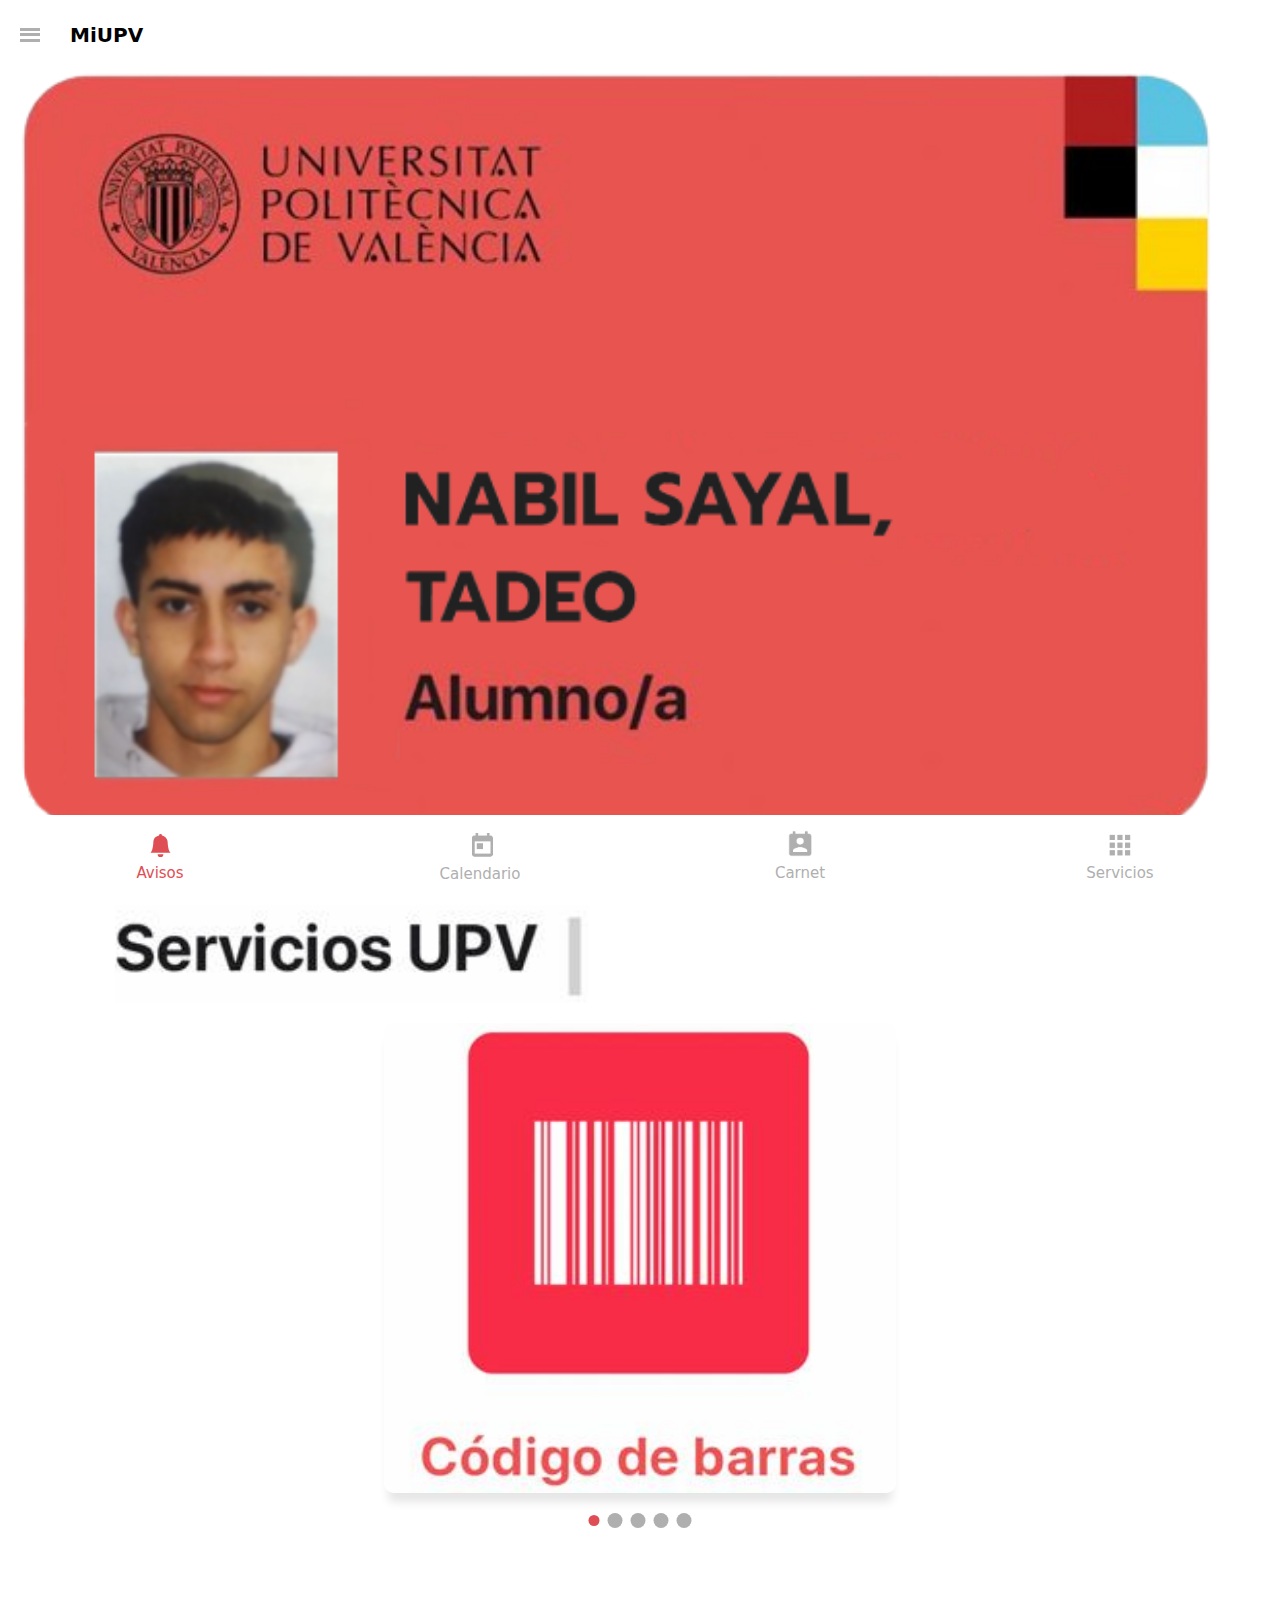
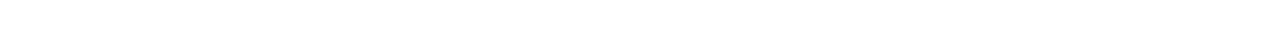
<file: index.html>
<!DOCTYPE html>
<html lang="en">
<head>
    <link rel="preconnect" href="https://fonts.googleapis.com">
    <link rel="preconnect" href="https://fonts.gstatic.com" crossorigin>
    <link href="https://fonts.googleapis.com/css2?family=Prompt:ital,wght@0,100;0,200;0,300;0,400;0,500;0,600;0,700;0,800;0,900&display=swap" rel="stylesheet">

    <link rel="stylesheet" href="css/styles.css">
    <link rel="stylesheet" href="css/offcanvas.css">
    <link href="https://cdn.jsdelivr.net/npm/bootstrap@5.3.3/dist/css/bootstrap.min.css" rel="stylesheet" integrity="sha384-QWTKZyjpPEjISv5WaRU9OFeRpok6YctnYmDr5pNlyT2bRjXh0JMhjY6hW+ALEwIH" crossorigin="anonymous">
    <script src="https://cdn.jsdelivr.net/npm/bootstrap@5.3.3/dist/js/bootstrap.bundle.min.js" integrity="sha384-YvpcrYf0tY3lHB60NNkmXc5s9fDVZLESaAA55NDzOxhy9GkcIdslK1eN7N6jIeHz" crossorigin="anonymous"></script>
    <meta charset="UTF-8">
    <meta name="viewport" content="width=device-width, initial-scale=1.0">
    <title>Document</title>
</head>
<body>
    <header class="header">
        <div class="menu-icon" onclick="toggleMenu()">
            <div></div>
            <div></div>
            <div></div>
        </div>
        <div class="title">MiUPV</div>
    </header>
    <div class="overlay" id="overlay" onclick="closeMenu()"></div>
    <nav class="off-canvas-menu" id="offCanvasMenu">
        <h1 class="h1off">Nabil Sayal, Tadeo</h1>
        <p class="carrera">E.T.S.I AGRONÓMICA Y DEL MEDIO NATURAL</p>
        <div class="lineaoff"></div>
        <ul>
            <li class="offli">
                <img class="imgoff" src="img/servicios/home.png" alt="">
                <a class="aoff">
                    Inicio
                </a>
            </li>
            <li class="offli">
                <img class="imgoff2" src="img/offcanvas/becas.png" alt="">
                <a class="aoff">
                    Becas
                </a>
            </li>
            <li class="offli">
                <img class="imgoff2" src="img/offcanvas/calificaciones.png" alt="">
                <a class="aoff">
                    Calificaciones
                </a>
            </li>
            <li class="offli">
                <img class="imgoff2" src="img/offcanvas/delegacion.png" alt="">
                <a class="aoff">
                    Delegación Alumnos
                </a>
            </li>
            <li class="offli">
                <img class="imgoff2" src="img/offcanvas/centro.png" alt="">
                <a class="aoff">
                    Mi centro
                </a>
            </li>
            <li class="offli">
                <img class="imgoff2" src="img/offcanvas/poliformat.png" alt="">
                <a class="aoff">
                    PoliformaT
                </a>
            </li>
            <li class="offli">
                <img class="imgoff2" src="img/offcanvas/empleo.png" alt="">
                <a class="aoff">
                    Servicio Integrado de Empleo
                </a>
            </li>
            <li id="exepciona">
                <img class="imgoff2" src="img/offcanvas/tutoria.png" alt="">
                <a class="aoff">
                    Tutorías
                </a>
            </li>
            <div class="lineaoff2"></div>
            <li id="exepcionb">
                <img class="imgoff2" src="img/offcanvas/biblioteca.png" alt="">
                <a class="aoff">
                    Biblioteca
                </a>
            </li>
            <li class="offli">
                <img class="imgoff2" src="img/offcanvas/deportes.png" alt="">
                <a class="aoff">
                    Deportes
                </a>
            </li>
            <li class="offli">
                <img class="imgoff2" src="img/offcanvas/directorio.png" alt="">
                <a class="aoff">
                    Directorio
                </a>
            </li>
            <li class="offli">
                <img class="imgoff3" src="img/servicios/search.png" alt="">
                <a class="aoff">
                    Espacios UPV
                </a>
                <li class="offli">
                    <img class="imgoff2" src="img/offcanvas/gregal.png" alt="">
                    <a class="aoff">
                        Gregal
                    </a>
                </li>
                <li class="offli">
                    <img class="imgoff2" src="img/offcanvas/policita.png" alt="">
                    <a class="aoff">
                        poli[Cita]
                    </a>
                </li>
                <li class="offli">
                    <img class="imgoff2" src="img/offcanvas/policonsulta.png" alt="">
                    <a class="aoff">
                        poli[Consulta]
                    </a>
                </li>
                <li id="exepciona">
                    <img class="imgoff2" src="img/offcanvas/polisqf.png" alt="">
                    <a class="aoff">
                        poli[SQF]
                    </a>
                </li>
                <div class="lineaoff2"></div>
            </li>
            <li id="exepcionb">
                <img class="imgoff2" src="img/offcanvas/ayuda.png" alt="">
                <a class="aoff">
                    Ayúdanos a mejorar
                </a>
        </ul>
        <ul class="offooter-container">
            <li class="offooter">
                <div class="icon-label">
                    <img class="imgfooter" src="img/offcanvas/ajustes.png" alt="">
                    <p>Ajustes</p>
                </div>
            </li>
            <li class="version">
                <p>6.2.1</p>
            </li>
            <li class="offooter">
                <div class="icon-label">
                    <img class="imgfooter" src="img/offcanvas/sesion.png" alt="">
                    <p>Salir</p>
                </div>
            </li>
        </ul>
    </nav>

    <script>
        function toggleMenu() {
            const menu = document.getElementById('offCanvasMenu');
            const overlay = document.getElementById('overlay');
            menu.classList.toggle('open');
            overlay.classList.toggle('show');
        }

        function closeMenu() {
            const menu = document.getElementById('offCanvasMenu');
            const overlay = document.getElementById('overlay');
            menu.classList.remove('open');
            overlay.classList.remove('show');
        }

        document.addEventListener('click', function(event) {
            const menu = document.getElementById('offCanvasMenu');
            const overlay = document.getElementById('overlay');
            const menuIcon = document.querySelector('.menu-icon');
            
            if (!menu.contains(event.target) && !menuIcon.contains(event.target)) {
                closeMenu();
            }
        });
    </script>

    <img src="img/tade.png" alt="" class="carnet">

    <div class="linea"></div>

    <div>
        <img src="img/slides/servicios.png" alt="" class="imgservicios">
    </div

        <div class="slider-container">
            <div id="slide-0" class="slide transicion">
                <img src="img/slides/barras.png" alt="">
            </div>
            <div id="slide-1" class="slide transicion">
                <img src="img/slides/puertas.png" alt="">
            </div>
            <div id="slide-2" class="slide transicion">
                <img src="img/slides/parking.png" alt="">
            </div>
            <div id="slide-3" class="slide transicion">
                <img src="img/slides/beca.png" alt="">
            </div>
            <div id="slide-4" class="slide transicion">
                <img src="img/slides/qr2.png" alt="">
            </div>
            <div id="dots-wrapper" class="center_x">
                <div class="dot-nav"></div>
                <div class="dot-nav"></div>
                <div class="dot-nav"></div>
                <div class="dot-nav"></div>
                <div class="dot-nav"></div>
            </div>
            <div class="square"></div>
        </div>
    
    <script src="script.js"></script>
  
    <footer class="footer">
        <a href="pages/avisos.html" class="selected" id="avisos">
            <!-- Icono de campana -->
            <svg xmlns="http://www.w3.org/2000/svg" width="16" height="16" fill="currentColor" class="bi bi-bell-fill" viewBox="0 0 16 16">
                <path d="M8 16a2 2 0 0 0 2-2H6a2 2 0 0 0 2 2m.995-14.901a1 1 0 1 0-1.99 0A5 5 0 0 0 3 6c0 1.098-.5 6-2 7h14c-1.5-1-2-5.902-2-7 0-2.42-1.72-4.44-4.005-4.901"/>
            </svg>
            Avisos
        </a>
        <a href="pages/calendario.html" id="calendario">
            <!-- Imagen de calendario -->
            <img src="img/calendario.png" alt="Calendario" class="imgcal">
            Calendario
        </a>
        <a href="#" id="carnet">
            <!-- Imagen de carnet -->
            <img src="img/carnet.png" alt="Carnet">
            Carnet
        </a>
        <a href="pages/servicios.html" id="servicios">
            <!-- Imagen de servicios -->
            <img src="img/servicios.png" alt="Servicios">
            Servicios
        </a>
    </footer>

    <script>
        // Selecciona todos los enlaces del footer
        const footerLinks = document.querySelectorAll('.footer a');

        // Añade un evento click a cada enlace
        footerLinks.forEach(link => {
            link.addEventListener('click', function() {
                // Elimina la clase 'selected' de todos los enlaces
                footerLinks.forEach(link => link.classList.remove('selected'));

                // Añade la clase 'selected' al enlace clicado
                this.classList.add('selected');
            });
        });

        // Manejar el desplazamiento para cambiar de imagen en el carrusel
        let startX;
        const threshold = 100; // Umbral para determinar el cambio de imagen

        document.querySelector('.carousel').addEventListener('touchstart', function(event) {
            startX = event.touches[0].clientX;
        });

        document.querySelector('.carousel').addEventListener('touchmove', function(event) {
            if (!startX) return;

            let moveX = event.touches[0].clientX;
            let diffX = startX - moveX;

            if (Math.abs(diffX) > threshold) {
                if (diffX > 0) {
                    $(this).carousel('next');
                } else {
                    $(this).carousel('prev');
                }
                startX = null; // Reset startX
            }
        });
    </script>
</body>
</html>
</file>
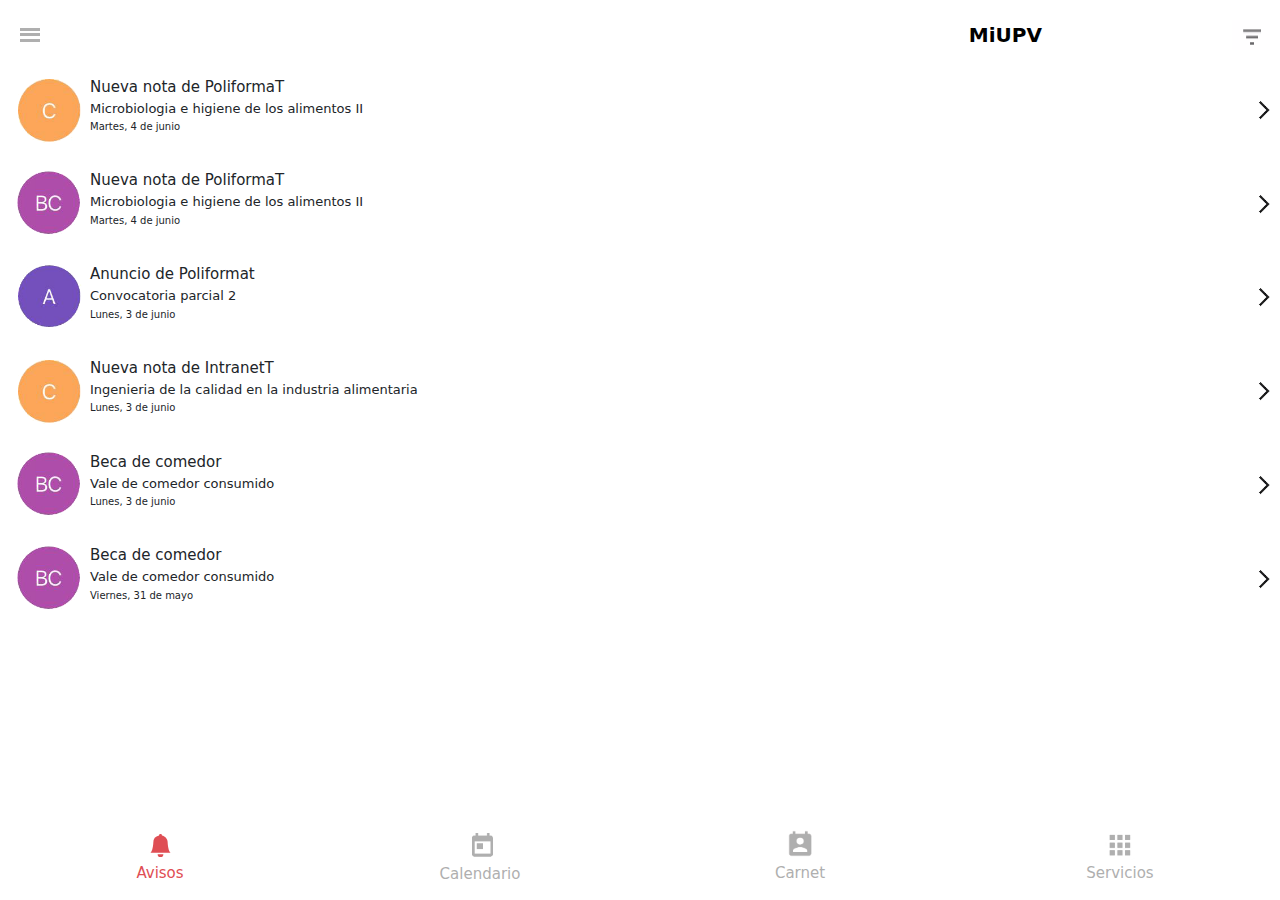
<file: pages/avisos.html>
<!DOCTYPE html>
<html lang="en">
<head>
    <link rel="preconnect" href="https://fonts.googleapis.com">
    <link rel="preconnect" href="https://fonts.gstatic.com" crossorigin>
    <link href="https://fonts.googleapis.com/css2?family=Prompt:ital,wght@0,100;0,200;0,300;0,400;0,500;0,600;0,700;0,800;0,900&display=swap" rel="stylesheet">

    <link rel="stylesheet" href="../css/avisos.css">
    <link rel="stylesheet" href="../css/offcanvas.css">
    <link href="https://cdn.jsdelivr.net/npm/bootstrap@5.3.3/dist/css/bootstrap.min.css" rel="stylesheet" integrity="sha384-QWTKZyjpPEjISv5WaRU9OFeRpok6YctnYmDr5pNlyT2bRjXh0JMhjY6hW+ALEwIH" crossorigin="anonymous">
    <script src="https://cdn.jsdelivr.net/npm/bootstrap@5.3.3/dist/js/bootstrap.bundle.min.js" integrity="sha384-YvpcrYf0tY3lHB60NNkmXc5s9fDVZLESaAA55NDzOxhy9GkcIdslK1eN7N6jIeHz" crossorigin="anonymous"></script>
    <meta charset="UTF-8">
    <meta name="viewport" content="width=device-width, initial-scale=1.0">
    <title>Document</title>
</head>
<body>
    <header class="header">
        <div id="exepcion" class="menu-icon" onclick="toggleMenu()">
            <div></div>
            <div></div>
            <div></div>
        </div>
        <div class="headavisos">
        <div class="title">MiUPV</div>
        <img class="filtro" src="../img/filtro.png" alt="">
        </div>
    </header>
    <div class="overlay" id="overlay" onclick="closeMenu()"></div>
    <nav class="off-canvas-menu" id="offCanvasMenu">
        <h1 class="h1off">Lautaro Lambrecht</h1>
        <p class="carrera">E.T.S.I AGRONÓMICA Y DEL MEDIO NATURAL</p>
        <div class="lineaoff"></div>
        <ul>
            <li class="offli">
                <img class="imgoff" src="../img/servicios/home.png" alt="">
                <a class="aoff">
                    Inicio
                </a>
            </li>
            <li class="offli">
                <img class="imgoff2" src="../img/offcanvas/becas.png" alt="">
                <a class="aoff">
                    Becas
                </a>
            </li>
            <li class="offli">
                <img class="imgoff2" src="../img/offcanvas/calificaciones.png" alt="">
                <a class="aoff">
                    Calificaciones
                </a>
            </li>
            <li class="offli">
                <img class="imgoff2" src="../img/offcanvas/delegacion.png" alt="">
                <a class="aoff">
                    Delegación Alumnos
                </a>
            </li>
            <li class="offli">
                <img class="imgoff2" src="../img/offcanvas/centro.png" alt="">
                <a class="aoff">
                    Mi centro
                </a>
            </li>
            <li class="offli">
                <img class="imgoff2" src="../img/offcanvas/poliformat.png" alt="">
                <a class="aoff">
                    PoliformaT
                </a>
            </li>
            <li class="offli">
                <img class="imgoff2" src="../img/offcanvas/empleo.png" alt="">
                <a class="aoff">
                    Servicio Integrado de Empleo
                </a>
            </li>
            <li id="exepciona">
                <img class="imgoff2" src="../img/offcanvas/tutoria.png" alt="">
                <a class="aoff">
                    Tutorías
                </a>
            </li>
            <div class="lineaoff2"></div>
            <li id="exepcionb">
                <img class="imgoff2" src="../img/offcanvas/biblioteca.png" alt="">
                <a class="aoff">
                    Biblioteca
                </a>
            </li>
            <li class="offli">
                <img class="imgoff2" src="../img/offcanvas/deportes.png" alt="">
                <a class="aoff">
                    Deportes
                </a>
            </li>
            <li class="offli">
                <img class="imgoff2" src="../img/offcanvas/directorio.png" alt="">
                <a class="aoff">
                    Directorio
                </a>
            </li>
            <li class="offli">
                <img class="imgoff3" src="../img/servicios/search.png" alt="">
                <a class="aoff">
                    Espacios UPV
                </a>
                <li class="offli">
                    <img class="imgoff2" src="../img/offcanvas/gregal.png" alt="">
                    <a class="aoff">
                        Gregal
                    </a>
                </li>
                <li class="offli">
                    <img class="imgoff2" src="../img/offcanvas/policita.png" alt="">
                    <a class="aoff">
                        poli[Cita]
                    </a>
                </li>
                <li class="offli">
                    <img class="imgoff2" src="../img/offcanvas/policonsulta.png" alt="">
                    <a class="aoff">
                        poli[Consulta]
                    </a>
                </li>
                <li id="exepciona">
                    <img class="imgoff2" src="../img/offcanvas/polisqf.png" alt="">
                    <a class="aoff">
                        poli[SQF]
                    </a>
                </li>
                <div class="lineaoff2"></div>
            </li>
            <li id="exepcionb">
                <img class="imgoff2" src="../img/offcanvas/ayuda.png" alt="">
                <a class="aoff">
                    Ayúdanos a mejorar
                </a>
        </ul>
        <ul class="offooter-container">
            <li class="offooter">
                <div class="icon-label">
                    <img class="imgfooter" src="../img/offcanvas/ajustes.png" alt="">
                    <p>Ajustes</p>
                </div>
            </li>
            <li class="version">
                <p>6.2.1</p>
            </li>
            <li class="offooter">
                <div class="icon-label">
                    <img class="imgfooter" src="../img/offcanvas/sesion.png" alt="">
                    <p>Salir</p>
                </div>
            </li>
        </ul>
    </nav>

    <script>
        function toggleMenu() {
            const menu = document.getElementById('offCanvasMenu');
            const overlay = document.getElementById('overlay');
            menu.classList.toggle('open');
            overlay.classList.toggle('show');
        }

        function closeMenu() {
            const menu = document.getElementById('offCanvasMenu');
            const overlay = document.getElementById('overlay');
            menu.classList.remove('open');
            overlay.classList.remove('show');
        }

        document.addEventListener('click', function(event) {
            const menu = document.getElementById('offCanvasMenu');
            const overlay = document.getElementById('overlay');
            const menuIcon = document.querySelector('.menu-icon');
            
            if (!menu.contains(event.target) && !menuIcon.contains(event.target)) {
                closeMenu();
            }
        });
    </script>

<div class="nota">
    <div class="imagen">
        <img src="../img/avisos/C.png" alt="">
    </div>
    <div class="contenido">
        <h1 class="titulo">Nueva nota de PoliformaT</h1>
        <h2 class="subtitulo">Microbiologia e higiene de los alimentos II</h2>
        <h3 class="subtitulo2">Martes, 4 de junio</h3>
    </div>
    <div class="divflecha">
        <img class="flecha" src="../img/avisos/flecha.png" alt="">
    </div>
</div>

<div class="nota">
    <div class="imagen">
        <img src="../img/avisos/BC.png" alt="">
    </div>
    <div class="contenido">
        <h1 class="titulo">Nueva nota de PoliformaT</h1>
        <h2 class="subtitulo">Microbiologia e higiene de los alimentos II</h2>
        <h3 class="subtitulo2">Martes, 4 de junio</h3>
    </div>
    <div class="divflecha">
        <img class="flecha" src="../img/avisos/flecha.png" alt="">
    </div>
</div>

<div class="nota">
    <div class="imagen">
        <img src="../img/avisos/A.png" alt="">
    </div>
    <div class="contenido">
        <h1 class="titulo">Anuncio de Poliformat</h1>
        <h2 class="subtitulo">Convocatoria parcial 2</h2>
        <h3 class="subtitulo2">Lunes, 3 de junio</h3>
    </div>
    <div class="divflecha">
        <img class="flecha" src="../img/avisos/flecha.png" alt="">
    </div>
</div>

<div class="nota">
    <div class="imagen">
        <img src="../img/avisos/C.png" alt="">
    </div>
    <div class="contenido">
        <h1 class="titulo">Nueva nota de IntranetT</h1>
        <h2 class="subtitulo">Ingenieria de la calidad en la industria alimentaria</h2>
        <h3 class="subtitulo2">Lunes, 3 de junio</h3>
    </div>
    <div class="divflecha">
        <img class="flecha" src="../img/avisos/flecha.png" alt="">
    </div>
</div>

<div class="nota">
    <div class="imagen">
        <img src="../img/avisos/BC.png" alt="">
    </div>
    <div class="contenido">
        <h1 class="titulo">Beca de comedor</h1>
        <h2 class="subtitulo">Vale de comedor consumido</h2>
        <h3 class="subtitulo2">Lunes, 3 de junio</h3>
    </div>
    <div class="divflecha">
        <img class="flecha" src="../img/avisos/flecha.png" alt="">
    </div>
</div>

<div class="nota">
    <div class="imagen">
        <img src="../img/avisos/BC.png" alt="">
    </div>
    <div class="contenido">
        <h1 class="titulo">Beca de comedor</h1>
        <h2 class="subtitulo">Vale de comedor consumido</h2>
        <h3 class="subtitulo2">Viernes, 31 de mayo</h3>
    </div>
    <div class="divflecha">
        <img class="flecha" src="../img/avisos/flecha.png" alt="">
    </div>
</div>

<footer class="footer">
    <a href="#" class="selected" id="avisos">
        <!-- Icono de campana -->
        <svg xmlns="http://www.w3.org/2000/svg" width="16" height="16" fill="currentColor" class="bi bi-bell-fill" viewBox="0 0 16 16">
            <path d="M8 16a2 2 0 0 0 2-2H6a2 2 0 0 0 2 2m.995-14.901a1 1 0 1 0-1.99 0A5 5 0 0 0 3 6c0 1.098-.5 6-2 7h14c-1.5-1-2-5.902-2-7 0-2.42-1.72-4.44-4.005-4.901"/>
        </svg>
        Avisos
    </a>
    <a href="calendario.html" id="calendario">
        <!-- Imagen de calendario -->
        <img src="../img/calendario.png" alt="Calendario" class="imgcal">
        Calendario
    </a>
    <a href="../index.html" id="carnet">
        <!-- Imagen de carnet -->
        <img src="../img/carnet.png" alt="Carnet">
        Carnet
    </a>
    <a href="servicios.html" id="servicios">
        <!-- Imagen de servicios -->
        <img src="../img/servicios.png" alt="Servicios">
        Servicios
    </a>
</footer>

<script>
    // Selecciona todos los enlaces del footer
    const footerLinks = document.querySelectorAll('.footer a');

    // Añade un evento click a cada enlace
    footerLinks.forEach(link => {
        link.addEventListener('click', function() {
            // Elimina la clase 'selected' de todos los enlaces
            footerLinks.forEach(link => link.classList.remove('selected'));

            // Añade la clase 'selected' al enlace clicado
            this.classList.add('selected');
        });
    });

    // Manejar el desplazamiento para cambiar de imagen en el carrusel
    let startX;
    const threshold = 100; // Umbral para determinar el cambio de imagen

    document.querySelector('.carousel').addEventListener('touchstart', function(event) {
        startX = event.touches[0].clientX;
    });

    document.querySelector('.carousel').addEventListener('touchmove', function(event) {
        if (!startX) return;

        let moveX = event.touches[0].clientX;
        let diffX = startX - moveX;

        if (Math.abs(diffX) > threshold) {
            if (diffX > 0) {
                $(this).carousel('next');
            } else {
                $(this).carousel('prev');
            }
            startX = null; // Reset startX
        }
    });
</script>
    
</body>
</html>
</file>
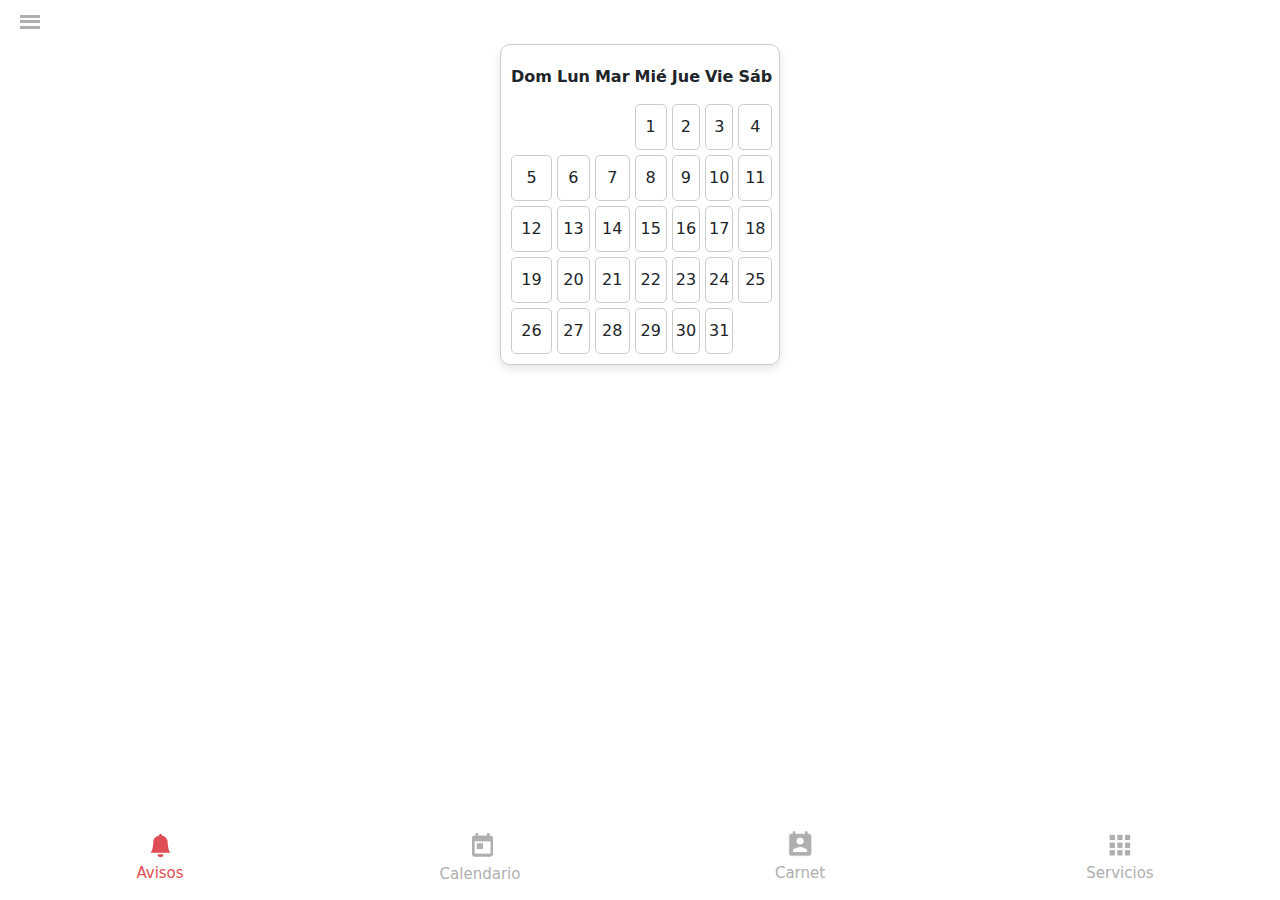
<file: pages/calendario.html>
<!DOCTYPE html>
<html lang="en">
<head>
    <link rel="preconnect" href="https://fonts.googleapis.com">
    <link rel="preconnect" href="https://fonts.gstatic.com" crossorigin>
    <link href="https://fonts.googleapis.com/css2?family=Prompt:ital,wght@0,100;0,200;0,300;0,400;0,500;0,600;0,700;0,800;0,900&display=swap" rel="stylesheet">

    <link rel="stylesheet" href="../css/calendario.css">
    <link rel="stylesheet" href="../css/offcanvas.css">
    <link href="https://cdn.jsdelivr.net/npm/bootstrap@5.3.3/dist/css/bootstrap.min.css" rel="stylesheet" integrity="sha384-QWTKZyjpPEjISv5WaRU9OFeRpok6YctnYmDr5pNlyT2bRjXh0JMhjY6hW+ALEwIH" crossorigin="anonymous">
    <script src="https://cdn.jsdelivr.net/npm/bootstrap@5.3.3/dist/js/bootstrap.bundle.min.js" integrity="sha384-YvpcrYf0tY3lHB60NNkmXc5s9fDVZLESaAA55NDzOxhy9GkcIdslK1eN7N6jIeHz" crossorigin="anonymous"></script>
    <meta charset="UTF-8">
    <meta name="viewport" content="width=device-width, initial-scale=1.0">
    <title>Document</title>
</head>
<body>
    <header class="header">
        <div class="menu-icon" onclick="toggleMenu()">
            <div></div>
            <div></div>
            <div></div>
        </div>
        <div class="title">MiUPV</div>
    </header>
    <div class="overlay" id="overlay" onclick="closeMenu()"></div>
    <nav class="off-canvas-menu" id="offCanvasMenu">
        <h1 class="h1off">Lautaro Lambrecht</h1>
        <p class="carrera">E.T.S.I AGRONÓMICA Y DEL MEDIO NATURAL</p>
        <div class="lineaoff"></div>
        <ul>
            <li class="offli">
                <img class="imgoff" src="../img/servicios/home.png" alt="">
                <a class="aoff">
                    Inicio
                </a>
            </li>
            <li class="offli">
                <img class="imgoff2" src="../img/offcanvas/becas.png" alt="">
                <a class="aoff">
                    Becas
                </a>
            </li>
            <li class="offli">
                <img class="imgoff2" src="../img/offcanvas/calificaciones.png" alt="">
                <a class="aoff">
                    Calificaciones
                </a>
            </li>
            <li class="offli">
                <img class="imgoff2" src="../img/offcanvas/delegacion.png" alt="">
                <a class="aoff">
                    Delegación Alumnos
                </a>
            </li>
            <li class="offli">
                <img class="imgoff2" src="../img/offcanvas/centro.png" alt="">
                <a class="aoff">
                    Mi centro
                </a>
            </li>
            <li class="offli">
                <img class="imgoff2" src="../img/offcanvas/poliformat.png" alt="">
                <a class="aoff">
                    PoliformaT
                </a>
            </li>
            <li class="offli">
                <img class="imgoff2" src="../img/offcanvas/empleo.png" alt="">
                <a class="aoff">
                    Servicio Integrado de Empleo
                </a>
            </li>
            <li id="exepciona">
                <img class="imgoff2" src="../img/offcanvas/tutoria.png" alt="">
                <a class="aoff">
                    Tutorías
                </a>
            </li>
            <div class="lineaoff2"></div>
            <li id="exepcionb">
                <img class="imgoff2" src="../img/offcanvas/biblioteca.png" alt="">
                <a class="aoff">
                    Biblioteca
                </a>
            </li>
            <li class="offli">
                <img class="imgoff2" src="../img/offcanvas/deportes.png" alt="">
                <a class="aoff">
                    Deportes
                </a>
            </li>
            <li class="offli">
                <img class="imgoff2" src="../img/offcanvas/directorio.png" alt="">
                <a class="aoff">
                    Directorio
                </a>
            </li>
            <li class="offli">
                <img class="imgoff3" src="../img/servicios/search.png" alt="">
                <a class="aoff">
                    Espacios UPV
                </a>
                <li class="offli">
                    <img class="imgoff2" src="../img/offcanvas/gregal.png" alt="">
                    <a class="aoff">
                        Gregal
                    </a>
                </li>
                <li class="offli">
                    <img class="imgoff2" src="../img/offcanvas/policita.png" alt="">
                    <a class="aoff">
                        poli[Cita]
                    </a>
                </li>
                <li class="offli">
                    <img class="imgoff2" src="../img/offcanvas/policonsulta.png" alt="">
                    <a class="aoff">
                        poli[Consulta]
                    </a>
                </li>
                <li id="exepciona">
                    <img class="imgoff2" src="../img/offcanvas/polisqf.png" alt="">
                    <a class="aoff">
                        poli[SQF]
                    </a>
                </li>
                <div class="lineaoff2"></div>
            </li>
            <li id="exepcionb">
                <img class="imgoff2" src="../img/offcanvas/ayuda.png" alt="">
                <a class="aoff">
                    Ayúdanos a mejorar
                </a>
        </ul>
        <ul class="offooter-container">
            <li class="offooter">
                <div class="icon-label">
                    <img class="imgfooter" src="../img/offcanvas/ajustes.png" alt="">
                    <p>Ajustes</p>
                </div>
            </li>
            <li class="version">
                <p>6.2.1</p>
            </li>
            <li class="offooter">
                <div class="icon-label">
                    <img class="imgfooter" src="../img/offcanvas/sesion.png" alt="">
                    <p>Salir</p>
                </div>
            </li>
        </ul>
    </nav>

    <script>
        function toggleMenu() {
            const menu = document.getElementById('offCanvasMenu');
            const overlay = document.getElementById('overlay');
            menu.classList.toggle('open');
            overlay.classList.toggle('show');
        }

        function closeMenu() {
            const menu = document.getElementById('offCanvasMenu');
            const overlay = document.getElementById('overlay');
            menu.classList.remove('open');
            overlay.classList.remove('show');
        }

        document.addEventListener('click', function(event) {
            const menu = document.getElementById('offCanvasMenu');
            const overlay = document.getElementById('overlay');
            const menuIcon = document.querySelector('.menu-icon');
            
            if (!menu.contains(event.target) && !menuIcon.contains(event.target)) {
                closeMenu();
            }
        });
    </script>
  <div id="calendar-container">
    <div id="calendar"></div>
  </div>

  <footer class="footer">
    <a href="avisos.html" class="selected" id="avisos">
    <!-- Icono de campana -->
    <svg xmlns="http://www.w3.org/2000/svg" width="16" height="16" fill="currentColor" class="bi bi-bell-fill" viewBox="0 0 16 16">
        <path d="M8 16a2 2 0 0 0 2-2H6a2 2 0 0 0 2 2m.995-14.901a1 1 0 1 0-1.99 0A5 5 0 0 0 3 6c0 1.098-.5 6-2 7h14c-1.5-1-2-5.902-2-7 0-2.42-1.72-4.44-4.005-4.901"/>
    </svg>
    Avisos
</a>
    <a href="#" id="calendario">
        <!-- Imagen de calendario -->
        <img src="../img/calendario.png" alt="Calendario" class="imgcal">
        Calendario
    </a>
    <a href="../index.html" id="carnet">
        <!-- Imagen de carnet -->
        <img src="../img/carnet.png" alt="Carnet">
        Carnet
    </a>
    <a href="servicios.html" id="servicios">
        <!-- Imagen de servicios -->
        <img src="../img/servicios.png" alt="Servicios">
        Servicios
    </a>
  </footer>

  <script>
    document.addEventListener("DOMContentLoaded", function() {
  const calendarElement = document.getElementById('calendar');
  const currentDate = new Date();
  const currentYear = currentDate.getFullYear();
  const currentMonth = currentDate.getMonth();
  
  // Get the first day of the month
  const firstDay = new Date(currentYear, currentMonth, 1).getDay();
  
  // Get the number of days in the month
  const daysInMonth = new Date(currentYear, currentMonth + 1, 0).getDate();

  const daysOfWeek = ['Dom', 'Lun', 'Mar', 'Mié', 'Jue', 'Vie', 'Sáb'];
  
  // Append day names
  daysOfWeek.forEach(day => {
    const dayNameElement = document.createElement('div');
    dayNameElement.textContent = day;
    dayNameElement.classList.add('day-name');
    calendarElement.appendChild(dayNameElement);
  });
  
  // Append blank spaces for days of the previous month
  for (let i = 0; i < firstDay; i++) {
    const blankDay = document.createElement('div');
    calendarElement.appendChild(blankDay);
  }

  // Append days of the current month
  for (let day = 1; day <= daysInMonth; day++) {
    const dayElement = document.createElement('div');
    dayElement.textContent = day;
    dayElement.classList.add('day');
    calendarElement.appendChild(dayElement);
  }
});

  </script>

  <script>
    // Selecciona todos los enlaces del footer
    const footerLinks = document.querySelectorAll('.footer a');

    // Añade un evento click a cada enlace
    footerLinks.forEach(link => {
        link.addEventListener('click', function() {
            // Elimina la clase 'selected' de todos los enlaces
            footerLinks.forEach(link => link.classList.remove('selected'));

            // Añade la clase 'selected' al enlace clicado
            this.classList.add('selected');
        });
    });
  </script>
</body>
</html>
</file>
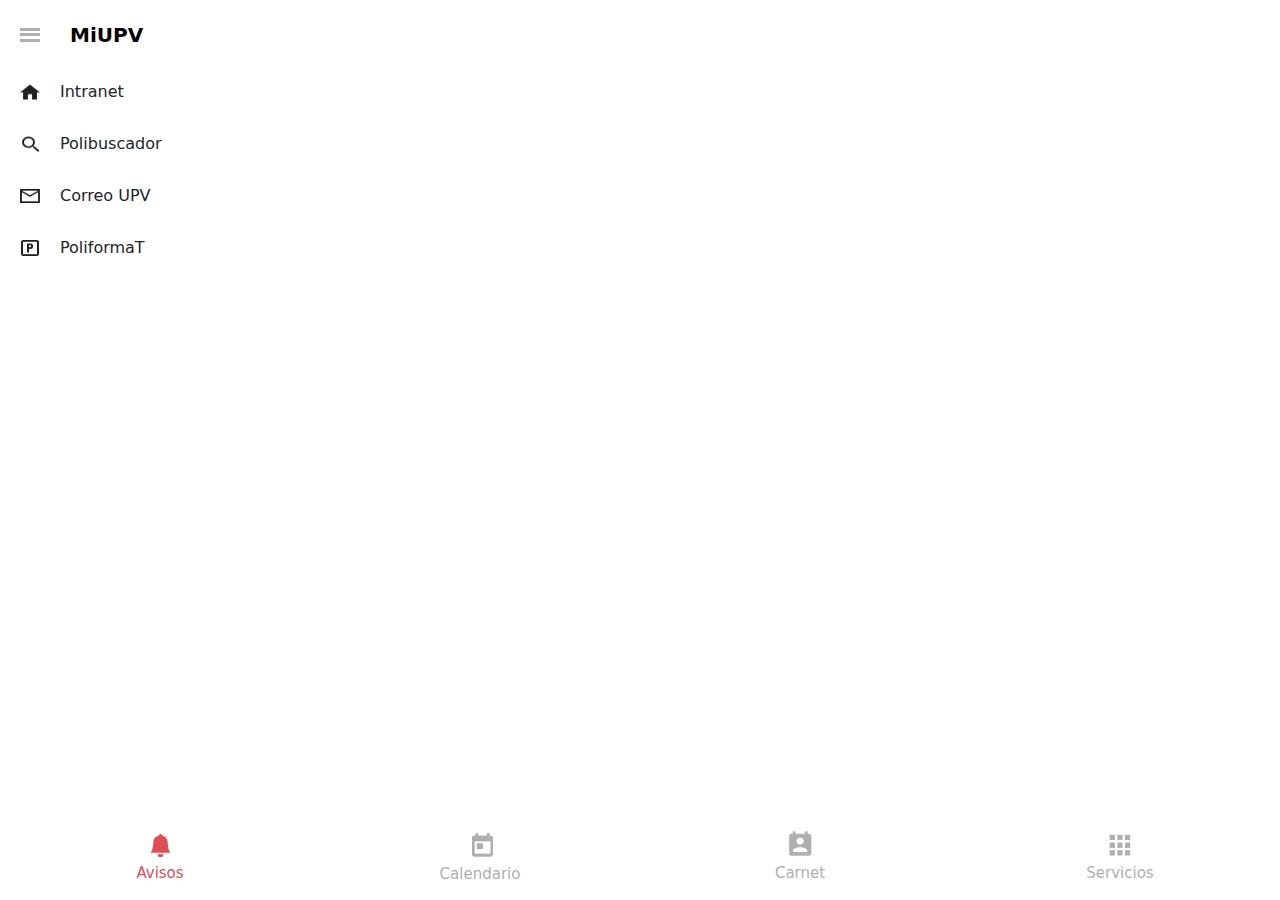
<file: pages/servicios.html>
<!DOCTYPE html>
<html lang="en">
<head>
    <link rel="preconnect" href="https://fonts.googleapis.com">
    <link rel="preconnect" href="https://fonts.gstatic.com" crossorigin>
    <link href="https://fonts.googleapis.com/css2?family=Prompt:ital,wght@0,100;0,200;0,300;0,400;0,500;0,600;0,700;0,800;0,900&display=swap" rel="stylesheet">

    <link rel="stylesheet" href="../css/servicios.css">
    <link rel="stylesheet" href="../css/offcanvas.css">
    <link href="https://cdn.jsdelivr.net/npm/bootstrap@5.3.3/dist/css/bootstrap.min.css" rel="stylesheet" integrity="sha384-QWTKZyjpPEjISv5WaRU9OFeRpok6YctnYmDr5pNlyT2bRjXh0JMhjY6hW+ALEwIH" crossorigin="anonymous">
    <script src="https://cdn.jsdelivr.net/npm/bootstrap@5.3.3/dist/js/bootstrap.bundle.min.js" integrity="sha384-YvpcrYf0tY3lHB60NNkmXc5s9fDVZLESaAA55NDzOxhy9GkcIdslK1eN7N6jIeHz" crossorigin="anonymous"></script>
    <meta charset="UTF-8">
    <meta name="viewport" content="width=device-width, initial-scale=1.0">
    <title>Document</title>
</head>
<body>
    <header class="header">
        <div class="menu-icon" onclick="toggleMenu()">
            <div></div>
            <div></div>
            <div></div>
        </div>
        <div class="title">MiUPV</div>
    </header>
    <div class="overlay" id="overlay" onclick="closeMenu()"></div>
    <nav class="off-canvas-menu" id="offCanvasMenu">
        <h1 class="h1off">Lautaro Lambrecht</h1>
        <p class="carrera">E.T.S.I AGRONÓMICA Y DEL MEDIO NATURAL</p>
        <div class="lineaoff"></div>
        <ul>
            <li class="offli">
                <img class="imgoff" src="../img/servicios/home.png" alt="">
                <a class="aoff">
                    Inicio
                </a>
            </li>
            <li class="offli">
                <img class="imgoff2" src="../img/offcanvas/becas.png" alt="">
                <a class="aoff">
                    Becas
                </a>
            </li>
            <li class="offli">
                <img class="imgoff2" src="../img/offcanvas/calificaciones.png" alt="">
                <a class="aoff">
                    Calificaciones
                </a>
            </li>
            <li class="offli">
                <img class="imgoff2" src="../img/offcanvas/delegacion.png" alt="">
                <a class="aoff">
                    Delegación Alumnos
                </a>
            </li>
            <li class="offli">
                <img class="imgoff2" src="../img/offcanvas/centro.png" alt="">
                <a class="aoff">
                    Mi centro
                </a>
            </li>
            <li class="offli">
                <img class="imgoff2" src="../img/offcanvas/poliformat.png" alt="">
                <a class="aoff">
                    PoliformaT
                </a>
            </li>
            <li class="offli">
                <img class="imgoff2" src="../img/offcanvas/empleo.png" alt="">
                <a class="aoff">
                    Servicio Integrado de Empleo
                </a>
            </li>
            <li id="exepciona">
                <img class="imgoff2" src="../img/offcanvas/tutoria.png" alt="">
                <a class="aoff">
                    Tutorías
                </a>
            </li>
            <div class="lineaoff2"></div>
            <li id="exepcionb">
                <img class="imgoff2" src="../img/offcanvas/biblioteca.png" alt="">
                <a class="aoff">
                    Biblioteca
                </a>
            </li>
            <li class="offli">
                <img class="imgoff2" src="../img/offcanvas/deportes.png" alt="">
                <a class="aoff">
                    Deportes
                </a>
            </li>
            <li class="offli">
                <img class="imgoff2" src="../img/offcanvas/directorio.png" alt="">
                <a class="aoff">
                    Directorio
                </a>
            </li>
            <li class="offli">
                <img class="imgoff3" src="../img/servicios/search.png" alt="">
                <a class="aoff">
                    Espacios UPV
                </a>
                <li class="offli">
                    <img class="imgoff2" src="../img/offcanvas/gregal.png" alt="">
                    <a class="aoff">
                        Gregal
                    </a>
                </li>
                <li class="offli">
                    <img class="imgoff2" src="../img/offcanvas/policita.png" alt="">
                    <a class="aoff">
                        poli[Cita]
                    </a>
                </li>
                <li class="offli">
                    <img class="imgoff2" src="../img/offcanvas/policonsulta.png" alt="">
                    <a class="aoff">
                        poli[Consulta]
                    </a>
                </li>
                <li id="exepciona">
                    <img class="imgoff2" src="../img/offcanvas/polisqf.png" alt="">
                    <a class="aoff">
                        poli[SQF]
                    </a>
                </li>
                <div class="lineaoff2"></div>
            </li>
            <li id="exepcionb">
                <img class="imgoff2" src="../img/offcanvas/ayuda.png" alt="">
                <a class="aoff">
                    Ayúdanos a mejorar
                </a>
        </ul>
        <ul class="offooter-container">
            <li class="offooter">
                <div class="icon-label">
                    <img class="imgfooter" src="../img/offcanvas/ajustes.png" alt="">
                    <p>Ajustes</p>
                </div>
            </li>
            <li class="version">
                <p>6.2.1</p>
            </li>
            <li class="offooter">
                <div class="icon-label">
                    <img class="imgfooter" src="../img/offcanvas/sesion.png" alt="">
                    <p>Salir</p>
                </div>
            </li>
        </ul>
    </nav>

    <script>
        function toggleMenu() {
            const menu = document.getElementById('offCanvasMenu');
            const overlay = document.getElementById('overlay');
            menu.classList.toggle('open');
            overlay.classList.toggle('show');
        }

        function closeMenu() {
            const menu = document.getElementById('offCanvasMenu');
            const overlay = document.getElementById('overlay');
            menu.classList.remove('open');
            overlay.classList.remove('show');
        }

        document.addEventListener('click', function(event) {
            const menu = document.getElementById('offCanvasMenu');
            const overlay = document.getElementById('overlay');
            const menuIcon = document.querySelector('.menu-icon');
            
            if (!menu.contains(event.target) && !menuIcon.contains(event.target)) {
                closeMenu();
            }
        });
    </script>

<div class="services-container">
    <div class="intranet">
        <img src="../img/servicios/home.png" alt="">
        <p>Intranet</p>
    </div>
    <div class="buscador">
        <img src="../img/servicios/search.png" alt="">
        <p>Polibuscador</p>
    </div>
    <div class="correo">
        <img src="../img/servicios/mail.png" alt="">
        <p>Correo UPV</p>
    </div>
    <div class="poliforma">
        <img src="../img/servicios/P.png" alt="">
        <p>PoliformaT</p>
    </div>
</div>

<footer class="footer">
    <a href="../pages/avisos.html" class="selected" id="avisos">
        <!-- Icono de campana -->
        <svg xmlns="http://www.w3.org/2000/svg" width="16" height="16" fill="currentColor" class="bi bi-bell-fill" viewBox="0 0 16 16">
            <path d="M8 16a2 2 0 0 0 2-2H6a2 2 0 0 0 2 2m.995-14.901a1 1 0 1 0-1.99 0A5 5 0 0 0 3 6c0 1.098-.5 6-2 7h14c-1.5-1-2-5.902-2-7 0-2.42-1.72-4.44-4.005-4.901"/>
        </svg>
        Avisos
    </a>
    <a href="calendario.html" id="calendario">
        <!-- Imagen de calendario -->
        <img src="../img/calendario.png" alt="Calendario" class="imgcal">
        Calendario
    </a>
    <a href="../index.html" id="carnet">
        <!-- Imagen de carnet -->
        <img src="../img/carnet.png" alt="Carnet">
        Carnet
    </a>
    <a href="#" id="servicios">
        <!-- Imagen de servicios -->
        <img src="../img/servicios.png" alt="Servicios">
        Servicios
    </a>
</footer>

<script>
    // Selecciona todos los enlaces del footer
    const footerLinks = document.querySelectorAll('.footer a');

    // Añade un evento click a cada enlace
    footerLinks.forEach(link => {
        link.addEventListener('click', function() {
            // Elimina la clase 'selected' de todos los enlaces
            footerLinks.forEach(link => link.classList.remove('selected'));

            // Añade la clase 'selected' al enlace clicado
            this.classList.add('selected');
        });
    });

    // Manejar el desplazamiento para cambiar de imagen en el carrusel
    let startX;
    const threshold = 100; // Umbral para determinar el cambio de imagen

    document.querySelector('.carousel').addEventListener('touchstart', function(event) {
        startX = event.touches[0].clientX;
    });

    document.querySelector('.carousel').addEventListener('touchmove', function(event) {
        if (!startX) return;

        let moveX = event.touches[0].clientX;
        let diffX = startX - moveX;

        if (Math.abs(diffX) > threshold) {
            if (diffX > 0) {
                $(this).carousel('next');
            } else {
                $(this).carousel('prev');
            }
            startX = null; // Reset startX
        }
    });
</script>
    
</body>
</html>
</file>
<file: css/styles.css>
body {
    font-family:system-ui, -apple-system, BlinkMacSystemFont, 'Segoe UI', Roboto, Oxygen, Ubuntu, Cantarell, 'Open Sans', 'Helvetica Neue', sans-serif;
    margin: 0;
    padding: 0;
}
.header {
    display: flex;
    align-items: center;
    padding: 10px;
    background-color: #fff;
    color: #fff;
    margin-top: 10px;
}
.title {
    color: black;
    font-weight: 650;
    font-size: 20px;
}

.carnet{
    display: flex;
    width:95%;
    margin: 10px;
    
}

.linea{
    border: none; /* Elimina el borde predeterminado */
    height: 3px; /* Altura de la línea */
    width: 34%; /* Ancho de la línea */
    background-color: #cfcfcf; /* Color de la línea */
    margin: 20px auto; /* Centra la línea horizontalmente y agrega margen vertical */
    margin-top: 35px;
}

.footer {
    display: grid; /* Usar grid layout */
    grid-template-columns: repeat(4, 1fr); /* Crear 4 columnas iguales */
    justify-content: center; /* Centrar el contenido horizontalmente */
    background-color: white;
    padding: 10px 0;
    position: fixed; /* Coloca el footer en una posición fija */
    bottom: 0; /* Lo coloca en la parte inferior de la ventana */
    width: 100%; /* Ocupa todo el ancho disponible */
}

.footer a {
    color: #afafaf;
    text-decoration: none;
    display: flex; /* Hacer que el enlace sea un contenedor flexible */
    flex-direction: column; /* Apilar el contenido verticalmente */
    align-items: center; /* Centrar los elementos horizontalmente */
    font-weight: 400;
    font-size: 15px;
    padding: 5px;
    transition: color 0.3s ease;
}

.footer a.selected,
.footer a:hover 
.footer img.selected{
    color: #df4e54;
}

a#calendario:hover img,
a#calendario:focus img,
a#calendario:active img {
  background-color: #df4e54;
}

a#carnet:hover img,
a#carnet:focus img,
a#carnet:active img {
  background-color: #df4e54;
}

a#servicios:hover img,
a#servicios:focus img,
a#servicios:active img {
  background-color: #df4e54;
}

.footer {
    flex-wrap: wrap; /* Permite que los elementos se envuelvan en líneas nuevas si es necesario */
    justify-content: center; /* Centra los elementos horizontalmente */
}

#calendario img{
    width: 40px;
    background-color: #afafaf;
}

#carnet img{
    margin-bottom: 5.7px;
    width: 34px;
    background-color: #afafaf;
}

#servicios img{
    margin-bottom: 1.5px;
    width: 30px;
    background-color: #afafaf;
}

#avisos svg{
    margin-top: 4.5px;
    margin-bottom: 5px;
    width: 23px; /* Ancho del icono de avisos */
    height: 23px; /* Alto del icono de avisos */
}  

.imgservicios{
    width: 37%;
    display: block;
    margin: 120 auto;
    margin-left: 115px;
}
  
.center_y{
    position: relative;
    top:50%;
    transform: translateX(-50%);
  }
  
  .center_x{
    position: relative;
    left:50%;
    transform: translateX(-50%);
  }

  .slider-container {
    height: 100vh;
    width: 200px;
    position: relative;
    overflow: hidden;
    display: block;
    margin: 0 auto;
    }
  
  .slide {
    height: 100%;
    width: 100%;
    display: grid;
    justify-items: center; /* Centrar horizontalmente */
    align-items: center; /* Centrar verticalmente */
  }

  
  .slide img {       
    width: 40%; /* Cambiamos el tamaño de la imagen */
    object-fit: contain; /* Centramos la imagen */
    box-shadow: 0 13px 10px -4px rgba(0, 0, 0, 0.1);
    border-radius: 10px;
    display: block;
    margin-top: 20px;
    margin-left: auto;
    margin-right: auto;
  }
  
  #dots-wrapper {
    display: grid;
    grid-auto-flow: column;
    gap: 8px;
    position: absolute;
    left: 50%;
    transform: translateX(-50%); /* Centramos los dots horizontalmente */
    border-radius: 5px;
    margin-top: 20px;
  }
  
  .dot-nav {
    width: 15px;
    height: 15px;
    border-radius: 50%;
    cursor: pointer;
    background-color: #afafaf;
  }
  
  .dot-nav:hover {
    background-color: #df4e54;
  }
  
  .active-dot {
    background-color: #df4e54;
    width: 11px;
    height: 11px;
    justify-self: center;
    align-self: center;
  }

.transicion{
animation-name: fade;
animation-duration: .5s;
}

@keyframes fade{
from {opacity: .4}
to { opacity: 1}
}

.square {
  width: 200px; /* Ancho del cuadrado */
  height: 150px; /* Altura del cuadrado */
</file>
<file: css/offcanvas.css>
.menu-icon {
    display: flex;
    flex-direction: column;
    justify-content: space-around;
    width: 20px;
    height: 17px; /*separecion entre lineas */
    cursor: pointer;
    margin-left: 10px;
    margin-right: 30px;
}
.menu-icon div {
    width: 100%;
    height: 3px; /* grosor de lineas */
    background-color: #afafaf;
}

.h1off{
    font-size: 25px;
    font-weight: 650;
    color: black;
    margin-top: 35px;
    margin-left: 15px;
}

.carrera{
    margin-left: 15px;
    text-align: left;
    font-weight: 400;
    color: black;
}

.lineaoff{
border: none; /* Elimina el borde predeterminado */
height: 1.3px; /* Altura de la línea */
width: 100%; /* Ancho de la línea */
background-color: #cfcfcf; /* Color de la línea */
}

.imgoff{
    width: 20px;
    height: auto;
    margin-left: 2.5px;
    margin-right: 14px;
}

.aoff{
    width: 230px;
    display: flex;
    margin: auto 0;
    font-weight: 500;
}

.offli{
    display: flex;
    align-items: center;
    margin-left: 10px;
}

.imgoff2{
    margin-right: 10px;
    width: 30px;
    height: auto;
}

.lineaoff2{
    border: none; /* Elimina el borde predeterminado */
    height: 1.3px; /* Altura de la línea */
    width: 100%; /* Ancho de la línea */
    background-color: #cfcfcf; /* Color de la línea */
}

.offooter{
    display: flex;
    flex-direction: column;
    align-items: center;
    font-size: 14px;
    margin-top: 45px;
}
.imgfooter{
    width: 30px; /* Ajusta el tamaño según sea necesario */
    height: auto;
    margin-bottom: 5px; /* Espacio entre la imagen y el texto */
}

.version {
    margin: 0;
    font-size: 14px;
    margin-top: 10px;
}

.icon-label {
    display: flex;
    flex-direction: column;
    align-items: center;
    text-align: center;
}

ul.offooter-container {
    height: 60px;
    display: flex;
    justify-content: space-around;
    align-items: center;
    list-style-type: none;
    padding: 0;
    margin-bottom: 0px;
    margin-top: 28px;
}

.icon-label p,
.version p{
    font-weight: 500;
}

.version p{
    margin-top: 20px;
    margin-bottom: 0;
}

#exepciona {
    display: flex;
    align-items: center;
    margin-left: 0px;
    margin-bottom: 8px;
    margin-left: 10px;

}

#exepcionb {
    display: flex;
    align-items: center;
    margin-left: 0px;
    margin-top: 8px;
    margin-left: 10px;
    margin-bottom: 0px;
}

.imgoff3{
    width: 20px;
    height: auto;
    margin-left: 6px;
    margin-right: 14px;
}

.off-canvas-menu {
    z-index: 9999;
    position: fixed;
    top: 0;
    left: -250px;
    width: 250px;
    height: 100%;
    background-color: white;
    color: #afafaf;
    overflow-y: auto;
    transition: left 0.3s ease;
    border-radius: 0 15px 15px 0;
}
.off-canvas-menu ul {
    background-color: white;
    list-style: none;
    padding: 0;
}
.off-canvas-menu ul li {
    margin-top: 20px;
    margin-bottom: 20px;
}
.off-canvas-menu ul li a {
    color: #afafaf;
    text-decoration: none;
}
.off-canvas-menu.open {
    left: 0;
    background-color: white;
    width: 280px;
}
.overlay {
    position: fixed;
    top: 0;
    left: 0;
    width: 100%;
    height: 100%;
    background: rgba(0, 0, 0, 0.5);
    z-index: 999; /* Ensure overlay is below menu */
    display: none;
}
.overlay.show {
    display: block;
}
</file>
<file: css/avisos.css>
body {
    font-family:system-ui, -apple-system, BlinkMacSystemFont, 'Segoe UI', Roboto, Oxygen, Ubuntu, Cantarell, 'Open Sans', 'Helvetica Neue', sans-serif;
    margin: 0;
    padding: 0;
}
.header {
    display: flex;
    align-items: center;
    padding: 10px;
    justify-content: space-between;
    background-color: #fff;
    color: #fff;
    margin-top: 10px;
}

.title {
    color: black;
    font-weight: 650;
    font-size: 20px;
    margin-right: 190px;
}

#exepcion{
    margin-right: 0px;
}

.footer {
    display: grid; /* Usar grid layout */
    grid-template-columns: repeat(4, 1fr); /* Crear 4 columnas iguales */
    justify-content: center; /* Centrar el contenido horizontalmente */
    background-color: white;
    padding: 10px 0;
    position: fixed; /* Coloca el footer en una posición fija */
    bottom: 0; /* Lo coloca en la parte inferior de la ventana */
    width: 100%; /* Ocupa todo el ancho disponible */
}

.footer a {
    color: #afafaf;
    text-decoration: none;
    display: flex; /* Hacer que el enlace sea un contenedor flexible */
    flex-direction: column; /* Apilar el contenido verticalmente */
    align-items: center; /* Centrar los elementos horizontalmente */
    font-weight: 400;
    font-size: 15px;
    padding: 5px;
    transition: color 0.3s ease;
}

.footer a.selected,
.footer a:hover 
.footer img.selected{
    color: #df4e54;
}

a#calendario:hover img,
a#calendario:focus img,
a#calendario:active img {
  background-color: #df4e54;
}

a#carnet:hover img,
a#carnet:focus img,
a#carnet:active img {
  background-color: #df4e54;
}

a#servicios:hover img,
a#servicios:focus img,
a#servicios:active img {
  background-color: #df4e54;
}

.footer {
    flex-wrap: wrap; /* Permite que los elementos se envuelvan en líneas nuevas si es necesario */
    justify-content: center; /* Centra los elementos horizontalmente */
}

#calendario img{
    width: 40px;
    background-color: #afafaf;
}

#carnet img{
    margin-bottom: 5.7px;
    width: 34px;
    background-color: #afafaf;
}

#servicios img{
    margin-bottom: 1.5px;
    width: 30px;
    background-color: #afafaf;
}

#avisos svg{
    margin-top: 4.5px;
    margin-bottom: 5px;
    width: 23px; /* Ancho del icono de avisos */
    height: 23px; /* Alto del icono de avisos */
}  

.imgservicios{
    width: 37%;
    display: block;
    margin: 0 auto;
    margin-left: 96px;
}

.filtro{
    display: flex;
    justify-content: end;
}

.headavisos{
    display: flex;
}

.nota {
    display: flex;
    justify-content: center;
    align-items: center;
    margin-top: 5px;
}

.imagen {
    width: 90px;
}

.imagen img {
    width: 95px;
}

.contenido {
    flex: 1;
}

.titulo{
    text-align: left;
    font-size: 15px;
    margin-bottom: 5px;
}

.subtitulo{
    text-align: left;
    font-size: 13px;
    font-weight: 190;
    margin-bottom: 5px;
}

.subtitulo2{
    font-size: 10px;
    text-align: left;
    font-weight: 190;
}

.flecha{
    width: 35px;
}

.divflecha{
    background-color: transparent;
}
</file>
<file: css/calendario.css>
html, body {
  height: 100%;
  margin: 0;font-family:system-ui, -apple-system, BlinkMacSystemFont, 'Segoe UI', Roboto, Oxygen, Ubuntu, Cantarell, 'Open Sans', 'Helvetica Neue', sans-serif;
  background-color: #f4f4f4;
}

#calendar-container {
  width: 280px;
  border: 1px solid #ccc;
  border-radius: 10px;
  box-shadow: 0 4px 8px rgba(0, 0, 0, 0.1);
  padding: 10px;
  background-color: #fff;
  margin: 0 auto;
 }

#calendar {
  display: grid;
  grid-template-columns: repeat(7, 1fr);
  gap: 5px;
}

#calendar div {
  text-align: center;
  padding: 10px 0;
}

.day-name {
  font-weight: bold;
}

.day {
  border: 1px solid #ccc;
  border-radius: 5px;
  cursor: pointer;
}

.day:hover {
  background-color: #f0f0f0;
}

.footer {
  display: grid; /* Usar grid layout */
  grid-template-columns: repeat(4, 1fr); /* Crear 4 columnas iguales */
  justify-content: center; /* Centrar el contenido horizontalmente */
  background-color: white;
  padding: 10px 0;
  position: fixed; /* Coloca el footer en una posición fija */
  bottom: 0; /* Lo coloca en la parte inferior de la ventana */
  width: 100%; /* Ocupa todo el ancho disponible */
}

.footer a {
  color: #afafaf;
  text-decoration: none;
  display: flex; /* Hacer que el enlace sea un contenedor flexible */
  flex-direction: column; /* Apilar el contenido verticalmente */
  align-items: center; /* Centrar los elementos horizontalmente */
  font-weight: 400;
  font-size: 15px;
  padding: 5px;
  transition: color 0.3s ease;
}

.footer a.selected,
.footer a:hover,
.footer img.selected {
  color: #df4e54;
}

a#calendario:hover img,
a#calendario:focus img,
a#calendario:active img {
  background-color: #df4e54;
}

a#carnet:hover img,
a#carnet:focus img,
a#carnet:active img {
  background-color: #df4e54;
}

a#servicios:hover img,
a#servicios:focus img,
a#servicios:active img {
  background-color: #df4e54;
}

.footer {
  flex-wrap: wrap;
  justify-content: center;
}

#calendario img {
  width: 40px;
  background-color: #afafaf;
}

#carnet img {
  margin-bottom: 5.7px;
  width: 34px;
  background-color: #afafaf;
}

#servicios img {
  margin-bottom: 1.5px;
  width: 30px;
  background-color: #afafaf;
}

#avisos svg {
  margin-top: 4.5px;
  margin-bottom: 5px;
  width: 23px;
  height: 23px;
}

.imgservicios {
  width: 37%;
  display: block;
  margin: 0 auto;
  margin-left: 96px;
}

.header {
  display: flex;
  align-items: center;
  padding: 10px;
  background-color: #fff;
  color: #fff;
}
</file>
<file: css/servicios.css>
body {
    font-family:system-ui, -apple-system, BlinkMacSystemFont, 'Segoe UI', Roboto, Oxygen, Ubuntu, Cantarell, 'Open Sans', 'Helvetica Neue', sans-serif;
    margin: 0;
    padding: 0;
}
.header {
    display: flex;
    align-items: center;
    padding: 10px;
    background-color: #fff;
    color: #fff;
    margin-top: 10px;
}

.title {
    color: black;
    font-weight: 650;
    font-size: 20px;
}

.footer {
    display: grid; /* Usar grid layout */
    grid-template-columns: repeat(4, 1fr); /* Crear 4 columnas iguales */
    justify-content: center; /* Centrar el contenido horizontalmente */
    background-color: white;
    padding: 10px 0;
    position: fixed; /* Coloca el footer en una posición fija */
    bottom: 0; /* Lo coloca en la parte inferior de la ventana */
    width: 100%; /* Ocupa todo el ancho disponible */
}

.footer a {
    color: #afafaf;
    text-decoration: none;
    display: flex; /* Hacer que el enlace sea un contenedor flexible */
    flex-direction: column; /* Apilar el contenido verticalmente */
    align-items: center; /* Centrar los elementos horizontalmente */
    font-weight: 400;
    font-size: 15px;
    padding: 5px;
    transition: color 0.3s ease;
}

.footer a.selected,
.footer a:hover 
.footer img.selected{
    color: #df4e54;
}

a#calendario:hover img,
a#calendario:focus img,
a#calendario:active img {
  background-color: #df4e54;
}

a#carnet:hover img,
a#carnet:focus img,
a#carnet:active img {
  background-color: #df4e54;
}

a#servicios:hover img,
a#servicios:focus img,
a#servicios:active img {
  background-color: #df4e54;
}
.footer {
    flex-wrap: wrap; /* Permite que los elementos se envuelvan en líneas nuevas si es necesario */
    justify-content: center; /* Centra los elementos horizontalmente */
}

#calendario img{
    width: 40px;
    background-color: #afafaf;
}

#carnet img{
    margin-bottom: 5.7px;
    width: 34px;
    background-color: #afafaf;
}

#servicios img{
    margin-bottom: 1.5px;
    width: 30px;
    background-color: #afafaf;
}

#avisos svg{
    margin-top: 4.5px;
    margin-bottom: 5px;
    width: 23px; /* Ancho del icono de avisos */
    height: 23px; /* Alto del icono de avisos */
}  

.intranet{
display: flex;
}

.buscador{
display: flex;
}

.correo{
display: flex;
}

.poliforma{
display: flex;
}

.services-container img{
width: 20px;
height: 16px;
margin-left: 20px;
margin-right: 20px;
margin-bottom: 28px;
align-self: center;
}

.services-container{
margin-top: 20px;
}

.intranet p,
.buscador p,
.correo p,
.poliforma p{
font-weight: 500;
margin: auto 0;
margin-bottom: 28px;
}
</file>
